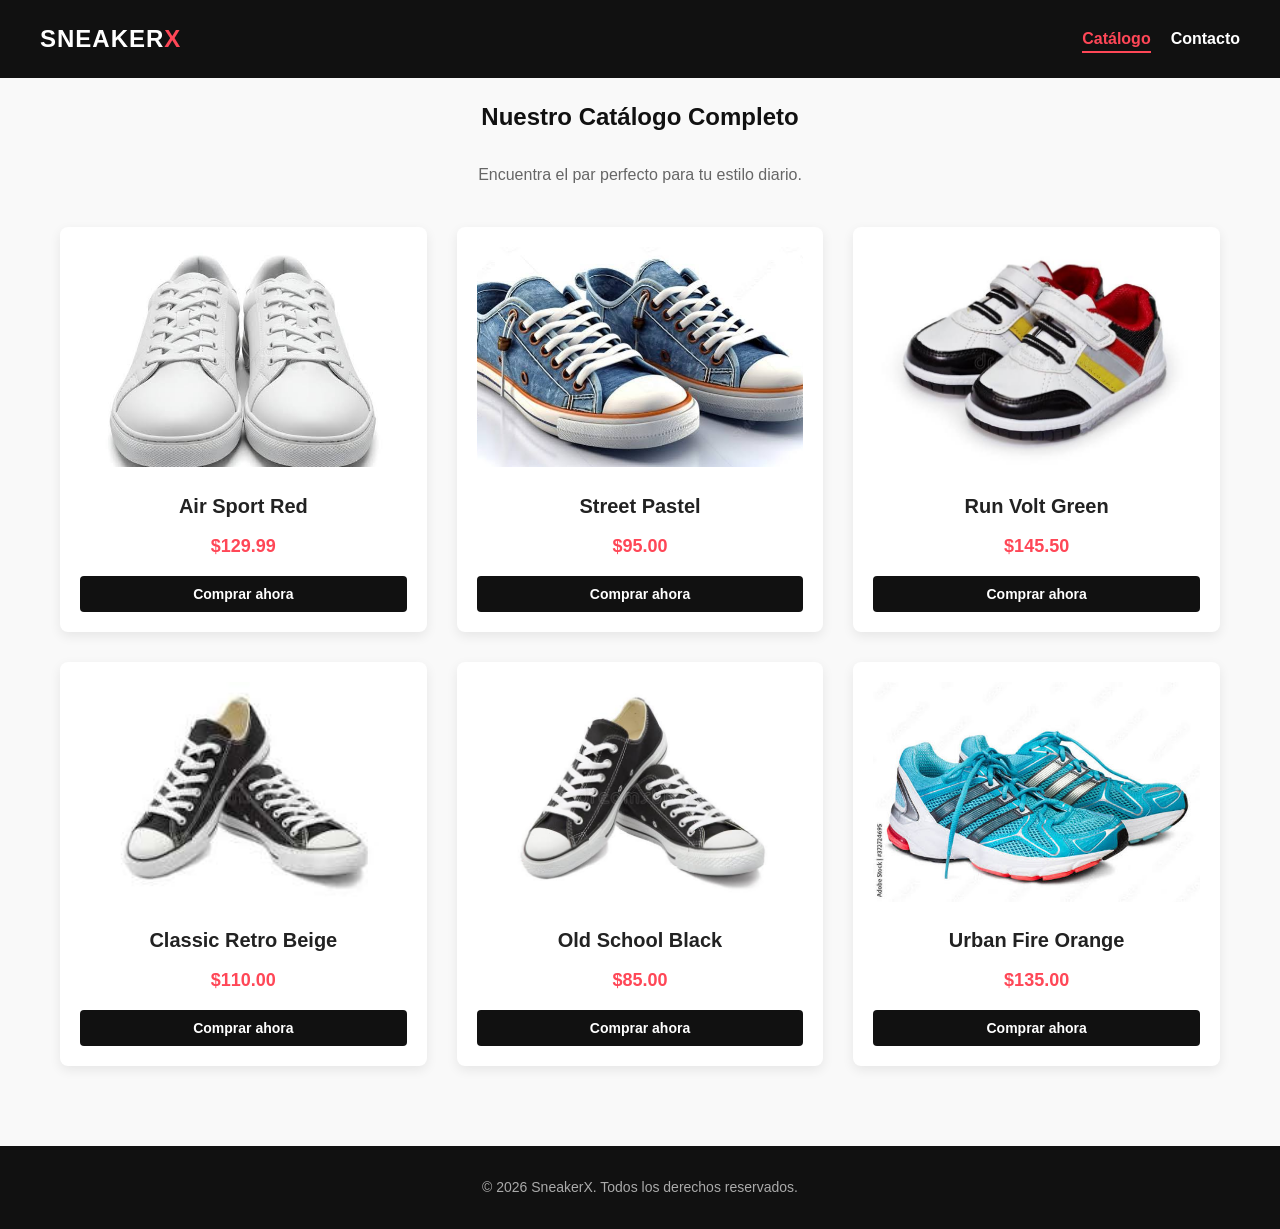
<file: WEB INICIO/catalogo.html>
<!DOCTYPE html>
<html lang="es">
<head>
    <meta charset="UTF-8">
    <meta name="viewport" content="width=device-width, initial-scale=1.0">
    <title>Catálogo | SneakerX</title>
    <!-- Mantiene el mismo archivo de estilos de la tienda -->
    <link rel="stylesheet" href="estilos.css">
</head>
<body>

    <!-- Encabezado con Enlaces Actualizados -->
    <header class="site-header">
        <div class="logo">
            <!-- Ahora al hacer clic en el logo, el usuario regresa al inicio -->
            <h1><a href="index.html" style="color: inherit; text-decoration: none;">Sneaker<span>X</span></a></h1>
        </div>
        <nav class="main-nav">
            <ul>
                <!-- Enlaces cruzados correctos -->
                <li><a href="catalogo.html" class="active">Catálogo</a></li>
                <li><a href="contacto.html">Contacto</a></li>
            </ul>
        </nav>
    </header>

    <!-- Contenido del Catálogo -->
    <main class="container">
        <section class="products-section">
            <h2>Nuestro Catálogo Completo</h2>
            <p style="text-align: center; color: #666; margin-bottom: 40px;">Encuentra el par perfecto para tu estilo diario.</p>
            
            <div class="products-grid">
                <!-- Producto 1 -->
                <article class="product-card">
                    <img src="img/zapatilla04.jpg" alt="Air Sport Red">
                    <h3>Air Sport Red</h3>
                    <p class="price">$129.99</p>
                    <button class="btn-buy">Comprar ahora</button>
                </article>

                <!-- Producto 2 -->
                <article class="product-card">
                    <img src="img/zapatilla05.jpg" alt="Street Pastel">
                    <h3>Street Pastel</h3>
                    <p class="price">$95.00</p>
                    <button class="btn-buy">Comprar ahora</button>
                </article>

                <!-- Producto 3 -->
                <article class="product-card">
                    <img src="img/zapatilla06.jpg" alt="Run Volt Green">
                    <h3>Run Volt Green</h3>
                    <p class="price">$145.50</p>
                    <button class="btn-buy">Comprar ahora</button>
                </article>

                <!-- Producto 4 -->
                <article class="product-card">
                    <img src="img/zapatilla01.jpg" alt="Classic Retro Beige">
                    <h3>Classic Retro Beige</h3>
                    <p class="price">$110.00</p>
                    <button class="btn-buy">Comprar ahora</button>
                </article>

                <!-- Producto 5 -->
                <article class="product-card">
                    <img src="img/zapatilla02.jpg" alt="Casual Vans Style">
                    <h3>Old School Black</h3>
                    <p class="price">$85.00</p>
                    <button class="btn-buy">Comprar ahora</button>
                </article>

                <!-- Producto 6 -->
                <article class="product-card">
                    <img src="img/zapatilla03.jpg" alt="Urban Orange">
                    <h3>Urban Fire Orange</h3>
                    <p class="price">$135.00</p>
                    <button class="btn-buy">Comprar ahora</button>
                </article>
            </div>
        </section>
    </main>

    <!-- Pie de Página -->
    <footer class="site-footer">
        <p>&copy; 2026 SneakerX. Todos los derechos reservados.</p>
    </footer>

</body>
</html>
</file>
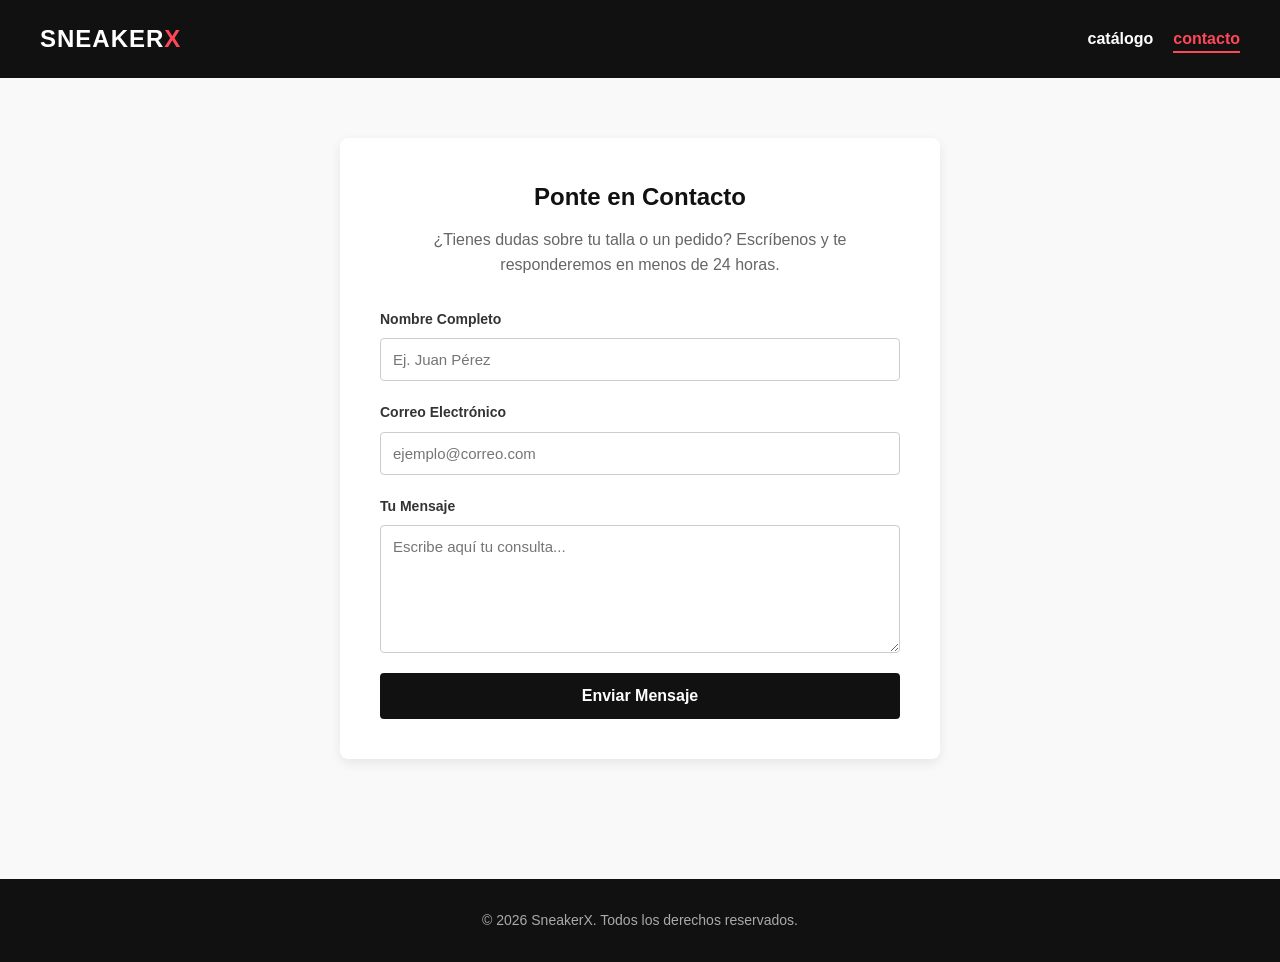
<file: WEB INICIO/contacto.html>
<!DOCTYPE html>
<html lang="es">
<head>
    <meta charset="UTF-8">
    <meta name="viewport" content="width=device-width, initial-scale=1.0">
    <title>Contacto | SneakerX</title>
    <link rel="stylesheet" href="estilos.css">
</head>
<body>

    <!-- Encabezado -->
    <header class="site-header">
    <div class="logo">
        <!-- Regresa al inicio al hacer clic -->
        <h1><a href="index.html" style="color: inherit; text-decoration: none;">Sneaker<span>X</span></a></h1>
    </div>
    <nav class="main-nav">
        <ul>
            <li><a href="catalogo.html">catálogo</a></li>
            <li><a href="contacto.html" class="active">contacto</a></li>
        </ul>
    </nav>
</header>

    <!-- Sección de Formulario de Contacto -->
    <main class="container">
        <section class="contact-section">
            <h2>Ponte en Contacto</h2>
            <p>¿Tienes dudas sobre tu talla o un pedido? Escríbenos y te responderemos en menos de 24 horas.</p>
            
            <form class="contact-form">
                <div class="form-group">
                    <label for="nombre">Nombre Completo</label>
                    <input type="text" id="nombre" name="nombre" placeholder="Ej. Juan Pérez" required>
                </div>

                <div class="form-group">
                    <label for="correo">Correo Electrónico</label>
                    <input type="email" id="correo" name="correo" placeholder="ejemplo@correo.com" required>
                </div>

                <div class="form-group">
                    <label for="mensaje">Tu Mensaje</label>
                    <textarea id="mensaje" name="mensaje" rows="6" placeholder="Escribe aquí tu consulta..." required></textarea>
                </div>

                <button type="submit" class="btn-submit">Enviar Mensaje</button>
            </form>
        </section>
    </main>

    <!-- Pie de Página -->
    <footer class="site-footer">
        <p>&copy; 2026 SneakerX. Todos los derechos reservados.</p>
    </footer>

</body>
</html>
</file>
<file: WEB INICIO/estilos.css>
/* ==========================================================================
   1. RESETEO Y CONFIGURACIÓN GENERAL
   ========================================================================== */
* {
    margin: 0;
    padding: 0;
    box-sizing: border-box;
}

body {
    font-family: 'Segoe UI', Tahoma, Geneva, Verdana, sans-serif;
    line-height: 1.6;
    color: #333333;
    background-color: #f9f9f9;
}

.container {
    max-width: 1200px;
    margin: 0 auto;
    padding: 20px;
}

/* ==========================================================================
   2. ENCABEZADO (HEADER) Y NAVEGACIÓN
   ========================================================================== */
.site-header {
    background-color: #111111;
    color: #ffffff;
    display: flex;
    justify-content: space-between;
    align-items: center;
    padding: 20px 40px;
}

.logo h1 {
    font-size: 24px;
    text-transform: uppercase;
    letter-spacing: 1px;
}

.logo span {
    color: #ff4757; /* Color de acento rojo */
}

.main-nav ul {
    list-style: none;
    display: flex;
    gap: 20px;
}

.main-nav a {
    color: #ffffff;
    text-decoration: none;
    font-weight: 600;
    transition: color 0.3s;
}

.main-nav a:hover {
    color: #ff4757;
}

/* Indicador de página activa en el menú */
.main-nav a.active {
    color: #ff4757;
    border-bottom: 2px solid #ff4757;
    padding-bottom: 4px;
}

/* ==========================================================================
   3. SECCIÓN HERO (BIENVENIDA)
   ========================================================================== */
.hero {
    text-align: center;
    padding: 60px 20px;
    background-color: #ffffff;
    margin-bottom: 40px;
    border-radius: 8px;
    box-shadow: 0 4px 6px rgba(0,0,0,0.05);
}

.hero h2 {
    font-size: 36px;
    margin-bottom: 10px;
    color: #111111;
}

.hero p {
    color: #666666;
    max-width: 600px;
    margin: 0 auto;
}

/* ==========================================================================
   4. SECCIÓN DE PRODUCTOS (GRID)
   ========================================================================== */
.products-section h2 {
    margin-bottom: 25px;
    text-align: center;
    color: #111111;
}

.products-grid {
    display: grid;
    grid-template-columns: repeat(auto-fit, minmax(280px, 1fr));
    gap: 30px;
}

.product-card {
    background-color: #ffffff;
    border-radius: 8px;
    overflow: hidden;
    padding: 20px;
    text-align: center;
    box-shadow: 0 4px 12px rgba(0, 0, 0, 0.08);
    transition: transform 0.3s ease;
}

.product-card:hover {
    transform: translateY(-5px);
}

.product-card img {
    width: 100%;
    height: 220px;
    object-fit: cover; /* Mantiene la proporción de la zapatilla sin deformar */
    border-radius: 6px;
    margin-bottom: 15px;
}

.product-card h3 {
    font-size: 20px;
    margin-bottom: 10px;
    color: #222222;
}

.product-card .price {
    font-size: 18px;
    font-weight: bold;
    color: #ff4757;
    margin-bottom: 15px;
}

.btn-buy {
    background-color: #111111;
    color: #ffffff;
    border: none;
    padding: 10px 20px;
    font-size: 14px;
    font-weight: 600;
    border-radius: 4px;
    cursor: pointer;
    width: 100%;
    transition: background-color 0.3s;
}

.btn-buy:hover {
    background-color: #ff4757;
}

/* ==========================================================================
   5. SECCIÓN PARA LA PÁGINA DE CONTACTO
   ========================================================================== */
.contact-section {
    max-width: 600px;
    margin: 40px auto;
    background-color: #ffffff;
    padding: 40px;
    border-radius: 8px;
    box-shadow: 0 4px 12px rgba(0,0,0,0.08);
}

.contact-section h2 {
    text-align: center;
    margin-bottom: 10px;
    color: #111111;
}

.contact-section p {
    text-align: center;
    color: #666666;
    margin-bottom: 30px;
}

.form-group {
    margin-bottom: 20px;
    display: flex;
    flex-direction: column;
    text-align: left;
}

.form-group label {
    font-weight: 600;
    margin-bottom: 8px;
    color: #333333;
    font-size: 14px;
}

.form-group input,
.form-group textarea {
    padding: 12px;
    border: 1px solid #cccccc;
    border-radius: 4px;
    font-family: inherit;
    font-size: 15px;
    transition: border-color 0.3s;
}

.form-group input:focus,
.form-group textarea:focus {
    outline: none;
    border-color: #ff4757; /* Cambia a rojo al hacer clic */
}

.btn-submit {
    background-color: #111111;
    color: #ffffff;
    border: none;
    padding: 14px 20px;
    font-size: 16px;
    font-weight: 600;
    border-radius: 4px;
    cursor: pointer;
    width: 100%;
    transition: background-color 0.3s;
}

.btn-submit:hover {
    background-color: #ff4757;
}

/* ==========================================================================
   6. PIE DE PÁGINA (FOOTER)
   ========================================================================== */
.site-footer {
    background-color: #111111;
    color: #aaaaaa;
    text-align: center;
    padding: 30px 20px;
    margin-top: 60px;
    font-size: 14px;
}

.site-footer a {
    color: #ffffff;
    text-decoration: none;
}

.site-footer a:hover {
    text-decoration: underline;
}

/* ==========================================================================
   7. DISEÑO RESPONSIVO (PANTALLAS DE CELULARES)
   ========================================================================== */
@media (max-width: 768px) {
    .site-header {
        flex-direction: column;
        gap: 15px;
        text-align: center;
        padding: 20px;
    }

    .hero h2 {
        font-size: 28px;
    }

    .contact-section {
        padding: 20px;
        margin: 20px 10px;
    }
}
</file>
